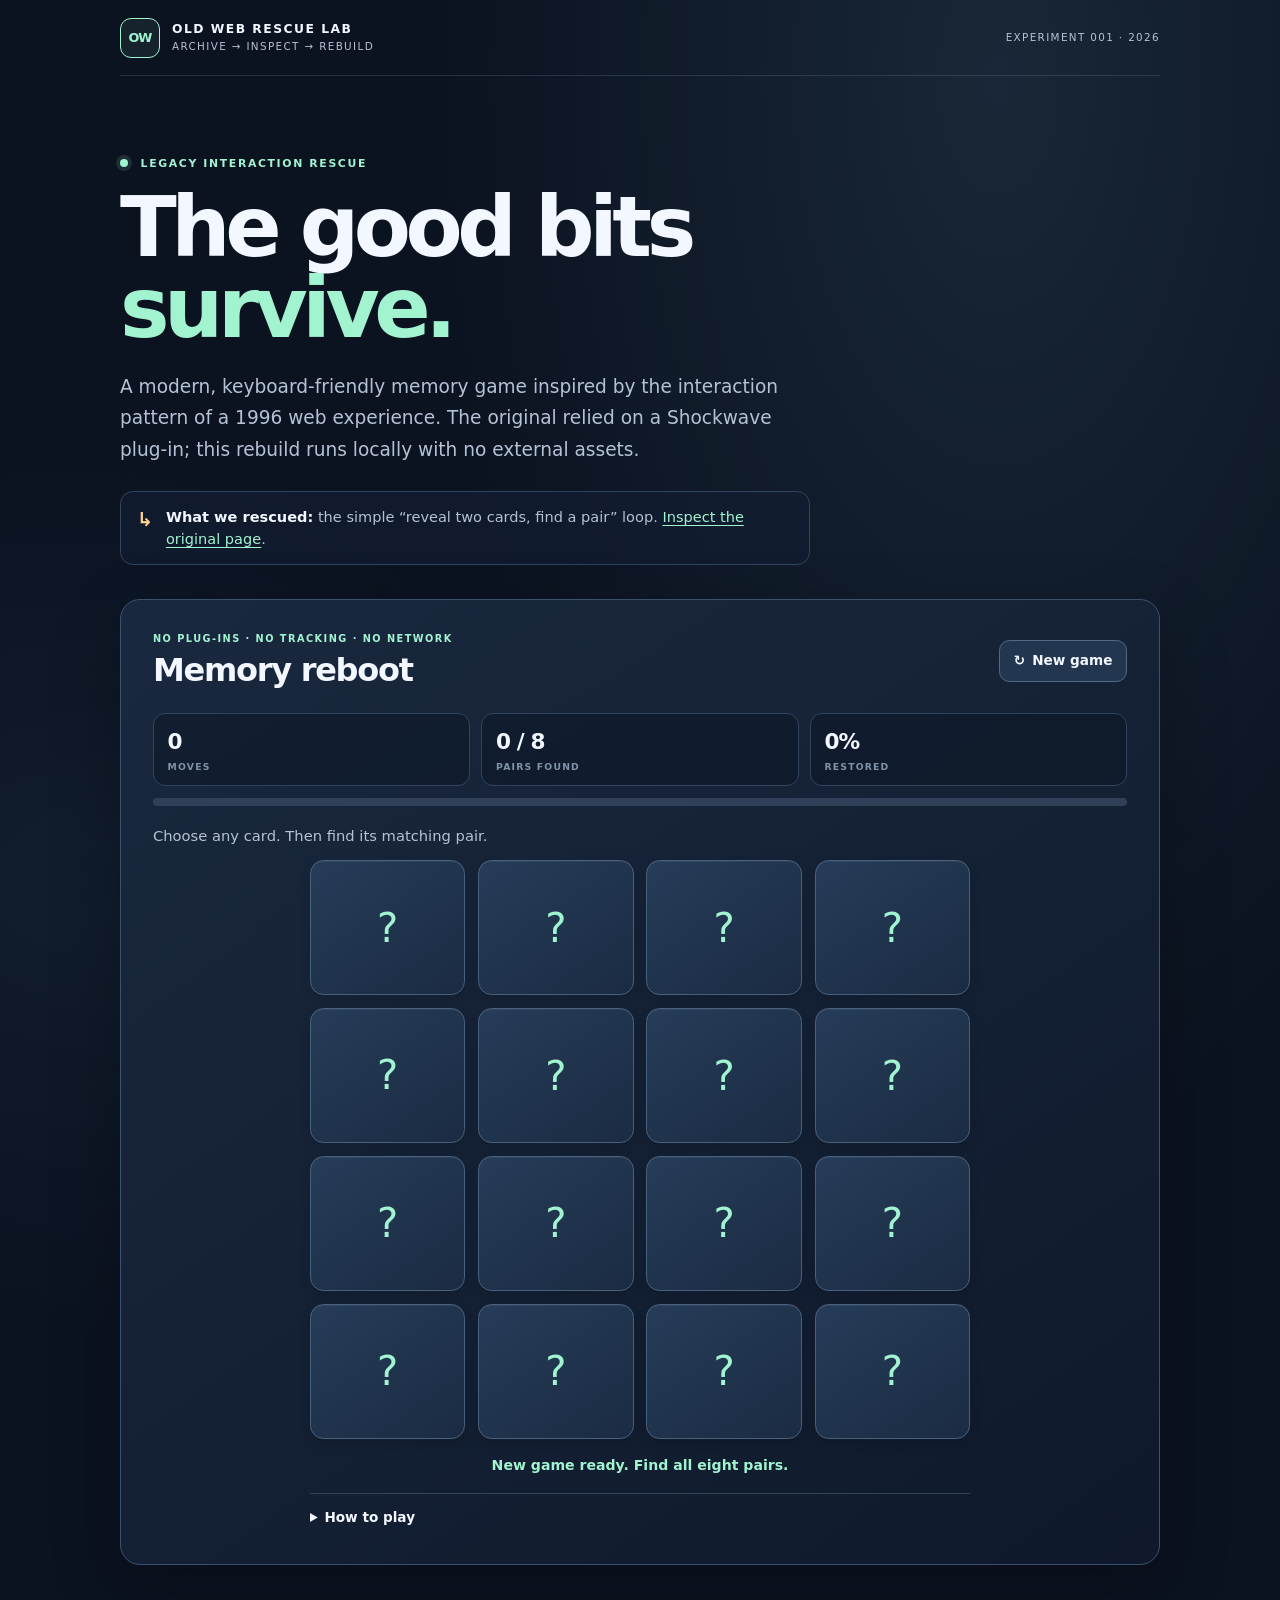
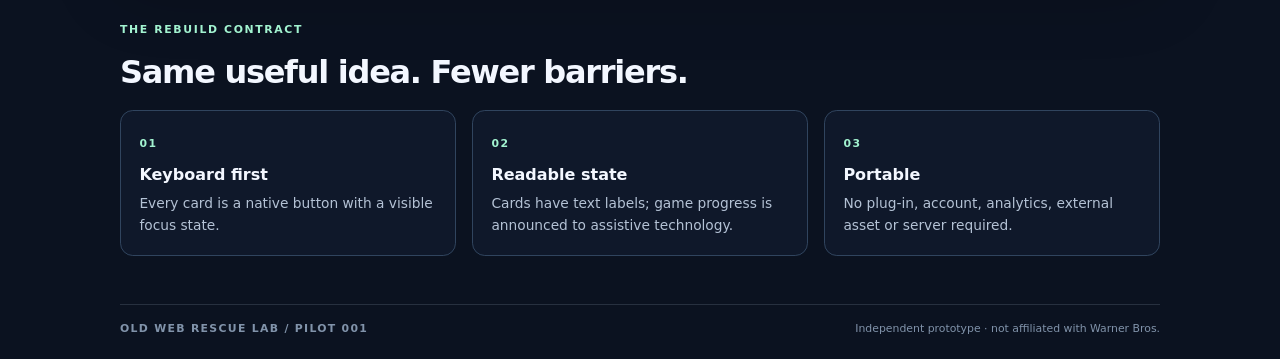
<file: Pilot-001/index.html>
<!doctype html>
<html lang="en">
<head>
  <meta charset="utf-8">
  <meta name="viewport" content="width=device-width, initial-scale=1">
  <meta name="theme-color" content="#101828">
  <meta name="description" content="An independent, accessible memory-game reconstruction from the Old Web Rescue Lab.">
  <title>Old Web Rescue Lab — Memory Reboot</title>
  <link rel="stylesheet" href="styles.css">
  <script type="module" src="app.mjs"></script>
</head>
<body>
  <a class="skip-link" href="#main">Skip to game</a>
  <div class="shell">
    <header class="topbar">
      <a class="brand" href="#top" aria-label="Old Web Rescue Lab home">
        <span class="brand-mark" aria-hidden="true">OW</span>
        <span class="brand-copy"><strong>OLD WEB RESCUE LAB</strong><small>ARCHIVE → INSPECT → REBUILD</small></span>
      </a>
      <span class="experiment-id">EXPERIMENT 001 <span aria-hidden="true">·</span> 2026</span>
    </header>

    <main id="main">
      <section class="intro" aria-labelledby="page-title">
        <p class="eyebrow"><span class="live-dot" aria-hidden="true"></span> LEGACY INTERACTION RESCUE</p>
        <h1 id="page-title">The good bits <span>survive.</span></h1>
        <p class="lede">A modern, keyboard-friendly memory game inspired by the interaction pattern of a 1996 web experience. The original relied on a Shockwave plug-in; this rebuild runs locally with no external assets.</p>
        <div class="origin-note">
          <span class="origin-icon" aria-hidden="true">↳</span>
          <p><strong>What we rescued:</strong> the simple “reveal two cards, find a pair” loop. <a href="https://www.spacejam.com/1996/cmp/junior/concentration.html" target="_blank" rel="noopener noreferrer">Inspect the original page</a>.</p>
        </div>
      </section>

      <section class="game-panel" aria-labelledby="game-heading">
        <div class="panel-heading">
          <div>
            <p class="eyebrow">NO PLUG-INS · NO TRACKING · NO NETWORK</p>
            <h2 id="game-heading">Memory reboot</h2>
          </div>
          <button id="new-game" class="secondary-button" type="button">↻ <span>New game</span></button>
        </div>

        <div class="stats" aria-label="Game statistics">
          <div class="stat"><span class="stat-value" id="moves">0</span><span class="stat-label">MOVES</span></div>
          <div class="stat"><span class="stat-value" id="pairs">0 / 8</span><span class="stat-label">PAIRS FOUND</span></div>
          <div class="stat stat-progress"><span class="stat-value" id="progress-label">0%</span><span class="stat-label">RESTORED</span></div>
        </div>
        <div class="progress-track" role="progressbar" aria-label="Pairs found" aria-valuemin="0" aria-valuemax="8" aria-valuenow="0" id="progress-bar">
          <span id="progress-fill"></span>
        </div>

        <p class="game-instruction" id="game-instruction">Choose any card. Then find its matching pair.</p>
        <div class="game-grid" id="game-grid" aria-label="Memory cards"></div>
        <p class="game-status" id="game-status" role="status" aria-live="polite" aria-atomic="true">New game ready. Find all eight pairs.</p>

        <details class="how-to-play">
          <summary>How to play</summary>
          <ol>
            <li>Choose a card to reveal its symbol.</li>
            <li>Choose a second card and try to find the matching symbol.</li>
            <li>Matching pairs stay revealed. Mismatched pairs turn back over.</li>
            <li>Use Tab to move between cards and Enter or Space to reveal one.</li>
          </ol>
        </details>
      </section>

      <section class="design-notes" aria-labelledby="design-heading">
        <p class="eyebrow">THE REBUILD CONTRACT</p>
        <h2 id="design-heading">Same useful idea. Fewer barriers.</h2>
        <div class="principles">
          <article><span class="principle-number">01</span><h3>Keyboard first</h3><p>Every card is a native button with a visible focus state.</p></article>
          <article><span class="principle-number">02</span><h3>Readable state</h3><p>Cards have text labels; game progress is announced to assistive technology.</p></article>
          <article><span class="principle-number">03</span><h3>Portable</h3><p>No plug-in, account, analytics, external asset or server required.</p></article>
        </div>
      </section>
    </main>

    <footer class="footer">
      <span>OLD WEB RESCUE LAB <span aria-hidden="true">/</span> PILOT 001</span>
      <span>Independent prototype · not affiliated with Warner Bros.</span>
    </footer>
  </div>
</body>
</html>
</file>
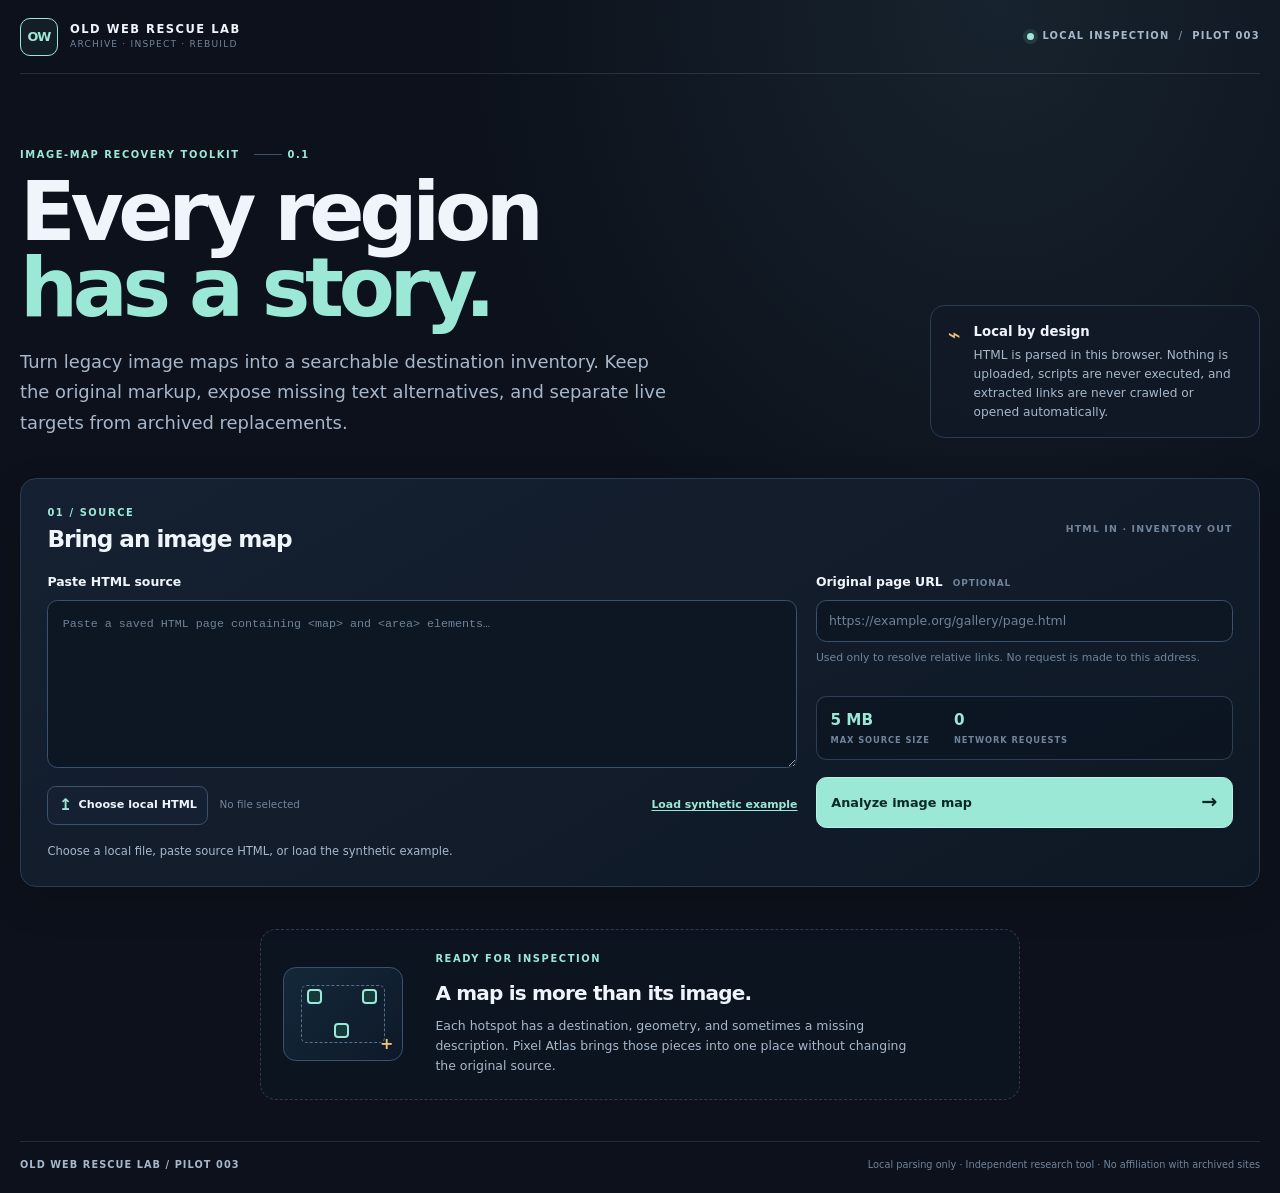
<file: Pilot-003/index.html>
<!doctype html>
<html lang="en">
<head>
  <meta charset="utf-8">
  <meta name="viewport" content="width=device-width, initial-scale=1">
  <meta name="theme-color" content="#111827">
  <meta name="description" content="A local-only, searchable image-map inspector from Old Web Rescue Lab.">
  <title>Pixel Atlas — Old Web Rescue Lab</title>
  <link rel="stylesheet" href="styles.css">
  <script type="module" src="app.mjs"></script>
</head>
<body>
  <a class="skip-link" href="#workspace">Skip to Pixel Atlas workspace</a>
  <div class="shell">
    <header class="topbar">
      <a class="brand" href="#top" aria-label="Old Web Rescue Lab home">
        <span class="brand-mark" aria-hidden="true">OW</span>
        <span class="brand-copy"><strong>OLD WEB RESCUE LAB</strong><small>ARCHIVE · INSPECT · REBUILD</small></span>
      </a>
      <div class="topbar-meta"><span class="status-dot" aria-hidden="true"></span><span>LOCAL INSPECTION</span><span class="divider-dot" aria-hidden="true">/</span><span>PILOT 003</span></div>
    </header>

    <main id="workspace">
      <section class="hero" aria-labelledby="page-title">
        <div class="hero-copy">
          <p class="eyebrow">IMAGE-MAP RECOVERY TOOLKIT <span class="eyebrow-line" aria-hidden="true"></span> 0.1</p>
          <h1 id="page-title">Every region<br><span>has a story.</span></h1>
          <p class="lede">Turn legacy image maps into a searchable destination inventory. Keep the original markup, expose missing text alternatives, and separate live targets from archived replacements.</p>
        </div>
        <aside class="hero-note" aria-label="Privacy and safety note">
          <span class="note-icon" aria-hidden="true">⌁</span>
          <div><strong>Local by design</strong><p>HTML is parsed in this browser. Nothing is uploaded, scripts are never executed, and extracted links are never crawled or opened automatically.</p></div>
        </aside>
      </section>

      <section class="import-panel panel" aria-labelledby="import-heading">
        <div class="section-heading">
          <div><p class="eyebrow">01 / SOURCE</p><h2 id="import-heading">Bring an image map</h2></div>
          <span class="section-index">HTML IN · INVENTORY OUT</span>
        </div>
        <div class="import-grid">
          <div class="source-field">
            <label class="field-label" for="source-html">Paste HTML source</label>
            <textarea id="source-html" spellcheck="false" autocapitalize="off" autocomplete="off" placeholder="Paste a saved HTML page containing <map> and <area> elements…"></textarea>
            <div class="source-actions">
              <label class="file-button" for="source-file"><span aria-hidden="true">↥</span> Choose local HTML</label>
              <input id="source-file" type="file" accept=".html,.htm,.xhtml,.txt,text/html,application/xhtml+xml,text/plain">
              <span id="file-name" class="file-name">No file selected</span>
              <button id="load-sample" class="text-button" type="button">Load synthetic example</button>
            </div>
          </div>
          <div class="source-options">
            <label class="field-label" for="base-url">Original page URL <span class="optional">OPTIONAL</span></label>
            <input id="base-url" type="url" inputmode="url" placeholder="https://example.org/gallery/page.html" autocomplete="url">
            <p class="field-help">Used only to resolve relative links. No request is made to this address.</p>
            <div class="source-facts">
              <div><span class="fact-value">5 MB</span><span class="fact-label">MAX SOURCE SIZE</span></div>
              <div><span class="fact-value">0</span><span class="fact-label">NETWORK REQUESTS</span></div>
            </div>
            <button id="analyze-button" class="primary-button" type="button"><span>Analyze image map</span><span aria-hidden="true">→</span></button>
          </div>
        </div>
        <p id="import-status" class="status-line" role="status" aria-live="polite">Choose a local file, paste source HTML, or load the synthetic example.</p>
      </section>

      <section id="results" class="results-section" aria-labelledby="results-heading" hidden>
        <div class="results-heading">
          <div><p class="eyebrow">02 / INSPECTION</p><h2 id="results-heading">Map inventory</h2><p id="results-subtitle" class="results-subtitle">Extracted regions and destination provenance.</p></div>
          <div class="export-actions">
            <button id="export-csv" class="secondary-button" type="button" disabled>Export CSV</button>
            <button id="export-json" class="secondary-button" type="button" disabled>Export JSON</button>
          </div>
        </div>

        <div id="summary-grid" class="summary-grid" aria-label="Image map inspection summary">
          <article class="summary-card"><span class="summary-number" id="metric-total">0</span><span class="summary-label">REGIONS FOUND</span></article>
          <article class="summary-card"><span class="summary-number" id="metric-verified">0</span><span class="summary-label">SOURCE LABELS</span></article>
          <article class="summary-card attention"><span class="summary-number" id="metric-review">0</span><span class="summary-label">NEED REVIEW</span></article>
          <article class="summary-card archived"><span class="summary-number" id="metric-archive">0</span><span class="summary-label">ARCHIVE ROUTES</span></article>
        </div>

        <div class="workspace-grid">
          <section class="visual-panel panel" aria-labelledby="visual-heading">
            <div class="section-heading compact-heading"><div><p class="eyebrow">GEOMETRY VIEW</p><h3 id="visual-heading">Region coordinates</h3></div><span id="map-dimension" class="dimension-label">NO MAP LOADED</span></div>
            <div id="geometry-board" class="geometry-board">
              <div class="board-empty"><span aria-hidden="true">⌗</span><strong>No geometry to display</strong><p>Run an inspection to plot the image-map regions.</p></div>
            </div>
            <div class="legend"><span><i class="legend-swatch region-swatch"></i> Region</span><span><i class="legend-swatch selected-swatch"></i> Selected</span><span><i class="legend-swatch invalid-swatch"></i> Geometry issue</span></div>
            <p id="geometry-note" class="geometry-note">This coordinate view is a schematic, not a screenshot of the original page.</p>
          </section>

          <section class="inventory-panel panel" aria-labelledby="inventory-heading">
            <div class="inventory-head"><div><p class="eyebrow">DESTINATION INDEX</p><h3 id="inventory-heading">Regions <span id="region-count" class="count-pill">0</span></h3></div><label class="search-box" for="region-search"><span aria-hidden="true">⌕</span><input id="region-search" type="search" aria-label="Search regions by label, URL, shape or warning" placeholder="Search label, URL, shape…" autocomplete="off"><kbd>/</kbd></label></div>
            <p id="filter-status" class="filter-status" aria-live="polite">No regions loaded.</p>
            <div id="region-list" class="region-list" aria-label="Searchable image-map regions"></div>
            <div id="empty-results" class="empty-results" hidden><strong>No matching regions</strong><p>Try a different label, destination, or warning term.</p></div>
          </section>
        </div>
        <details class="provenance-panel panel" open>
          <summary><span><span class="eyebrow">03 / PROVENANCE</span><strong>Source and quality notes</strong></span><span class="summary-chevron" aria-hidden="true">⌄</span></summary>
          <div id="provenance-details" class="provenance-details"></div>
        </details>
      </section>

      <section id="empty-state" class="empty-state" aria-labelledby="empty-heading">
        <div class="empty-graphic" aria-hidden="true"><span class="graphic-frame"></span><span class="graphic-node node-a"></span><span class="graphic-node node-b"></span><span class="graphic-node node-c"></span><span class="graphic-cross">+</span></div>
        <div><p class="eyebrow">READY FOR INSPECTION</p><h2 id="empty-heading">A map is more than its image.</h2><p>Each hotspot has a destination, geometry, and sometimes a missing description. Pixel Atlas brings those pieces into one place without changing the original source.</p></div>
      </section>
    </main>

    <footer class="footer"><span>OLD WEB RESCUE LAB <span aria-hidden="true">/</span> PILOT 003</span><span>Local parsing only · Independent research tool · No affiliation with archived sites</span></footer>
  </div>
  <noscript><p class="noscript">Pixel Atlas requires JavaScript to parse local HTML in your browser.</p></noscript>
</body>
</html>
</file>
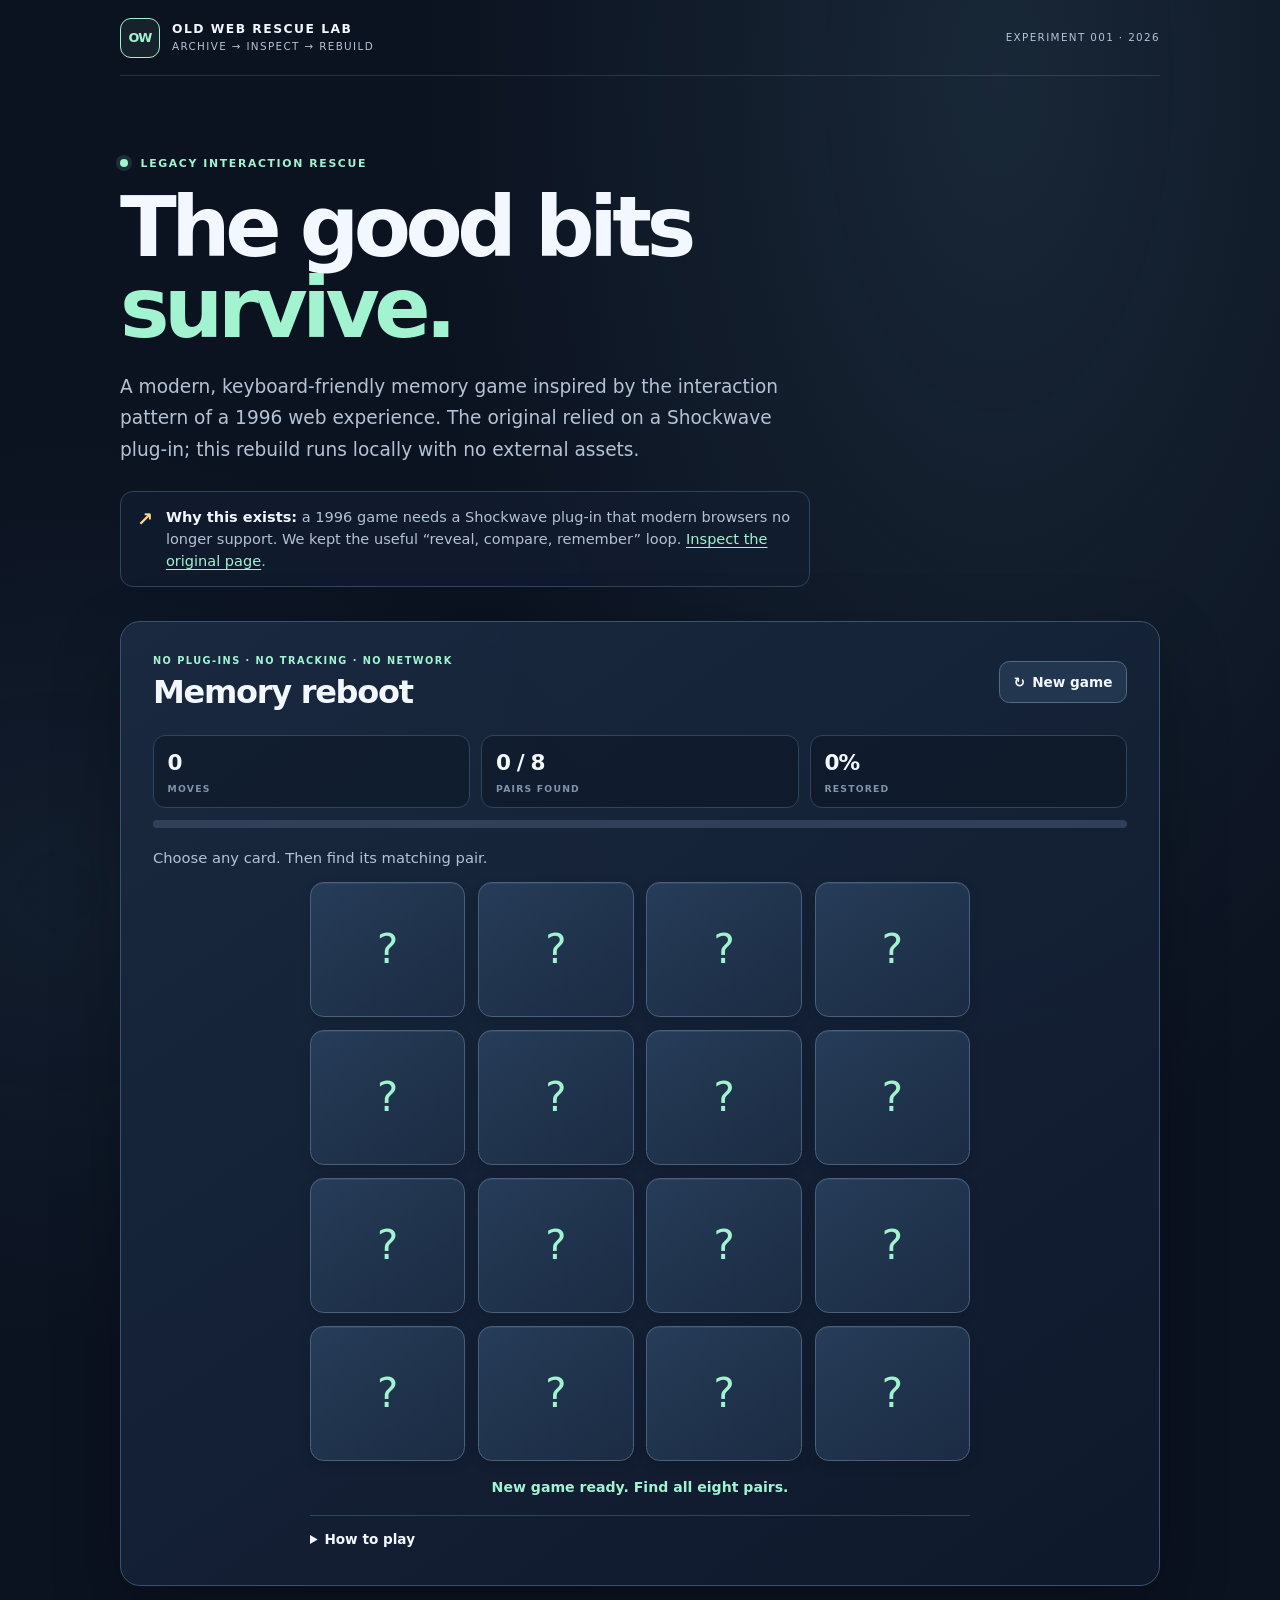
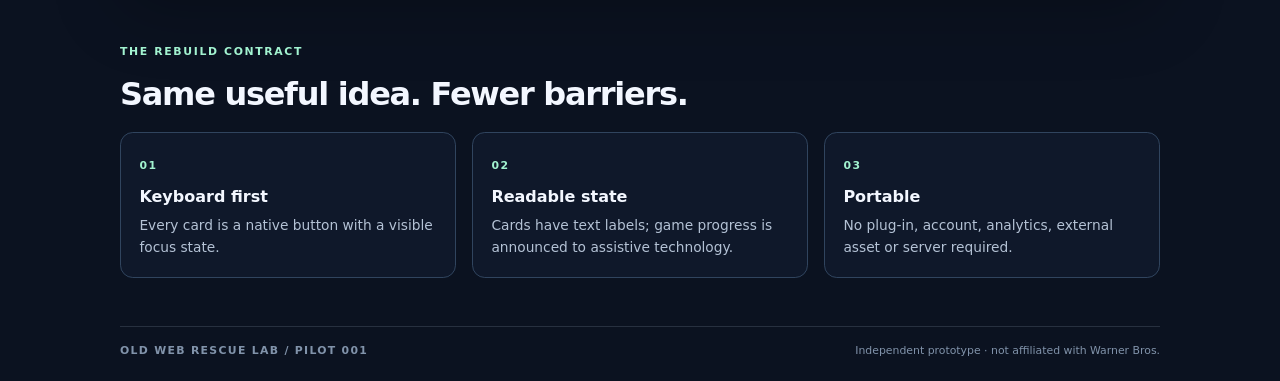
<file: Pilot-001/memory-reboot.html>
<!doctype html>
<html lang="en">
<head>
  <meta charset="utf-8">
  <meta name="viewport" content="width=device-width, initial-scale=1">
  <meta name="theme-color" content="#101828">
  <meta name="description" content="An independent, accessible memory-game reconstruction from the Old Web Rescue Lab.">
  <title>Old Web Rescue Lab — Memory Reboot</title>
  <style>
:root {
  color-scheme: dark;
  --bg: #0b1220;
  --surface: #121d30;
  --surface-2: #1a2940;
  --surface-3: #233650;
  --line: #30445e;
  --text: #f3f7ff;
  --muted: #b4c2d5;
  --faint: #8193aa;
  --mint: #a2f3d0;
  --mint-ink: #0c2820;
  --gold: #ffd58b;
  --danger: #ffc0b9;
  font-family: Inter, ui-sans-serif, system-ui, -apple-system, BlinkMacSystemFont, "Segoe UI", sans-serif;
}

* { box-sizing: border-box; }
html { min-width: 320px; background: var(--bg); scroll-behavior: smooth; }
body {
  margin: 0;
  color: var(--text);
  background:
    radial-gradient(ellipse at 78% 4%, rgba(78, 124, 147, .20), transparent 36rem),
    radial-gradient(ellipse at 5% 45%, rgba(53, 90, 119, .15), transparent 32rem),
    var(--bg);
  line-height: 1.5;
}
a { color: var(--mint); text-underline-offset: .18em; }
a:hover { color: #d3ffeb; }
button { font: inherit; }
button:focus-visible, a:focus-visible, summary:focus-visible {
  outline: 3px solid var(--gold);
  outline-offset: 4px;
}

.skip-link {
  position: absolute;
  z-index: 10;
  top: .5rem;
  left: .5rem;
  padding: .7rem 1rem;
  color: var(--mint-ink);
  background: var(--mint);
  border-radius: .5rem;
  transform: translateY(-180%);
}
.skip-link:focus { transform: translateY(0); }
.shell { width: min(100% - 2rem, 1040px); margin: 0 auto; }
.topbar {
  min-height: 76px;
  display: flex;
  align-items: center;
  justify-content: space-between;
  gap: 1rem;
  border-bottom: 1px solid rgba(180, 194, 213, .17);
}
.brand { display: inline-flex; align-items: center; gap: .75rem; color: var(--text); text-decoration: none; }
.brand-mark {
  width: 40px; height: 40px; display: grid; place-items: center;
  border: 1px solid var(--mint); border-radius: 11px;
  color: var(--mint); font-size: .8rem; font-weight: 850; letter-spacing: -.08em;
  background: rgba(162, 243, 208, .07);
}
.brand-copy { display: grid; line-height: 1.2; gap: .2rem; }
.brand-copy strong { font-size: .77rem; letter-spacing: .12em; }
.brand-copy small, .experiment-id { color: var(--muted); font-size: .65rem; letter-spacing: .13em; }
.experiment-id { white-space: nowrap; }

.intro { padding: clamp(2.5rem, 8vw, 5rem) 0 2.1rem; max-width: 780px; }
.eyebrow { margin: 0 0 .9rem; color: var(--mint); font-size: .68rem; font-weight: 800; letter-spacing: .15em; }
.live-dot { display: inline-block; width: 8px; height: 8px; margin-right: .45rem; border-radius: 50%; background: var(--mint); box-shadow: 0 0 0 4px rgba(162, 243, 208, .12); }
h1 { margin: 0; max-width: 720px; font-size: clamp(2.5rem, 7.8vw, 5.2rem); line-height: .98; letter-spacing: -.065em; }
h1 span { color: var(--mint); }
.lede { max-width: 700px; margin: 1.3rem 0 0; color: var(--muted); font-size: clamp(1rem, 2vw, 1.16rem); line-height: 1.7; }
.origin-note {
  display: flex; gap: .8rem; align-items: flex-start; max-width: 690px;
  margin-top: 1.6rem; padding: .9rem 1rem;
  border: 1px solid var(--line); border-radius: .8rem; background: rgba(18, 29, 48, .75);
}
.origin-icon { flex: 0 0 auto; color: var(--gold); font-size: 1.2rem; font-weight: 800; }
.origin-note p { margin: 0; color: var(--muted); font-size: .91rem; }
.origin-note strong { color: var(--text); }

.game-panel {
  padding: clamp(1rem, 3vw, 2rem);
  border: 1px solid #3a526e;
  border-radius: 1.25rem;
  background: linear-gradient(145deg, rgba(26, 41, 64, .97), rgba(15, 25, 43, .98));
  box-shadow: 0 24px 70px rgba(0, 0, 0, .24);
}
.panel-heading { display: flex; align-items: center; justify-content: space-between; gap: 1rem; }
.panel-heading .eyebrow { margin-bottom: .28rem; font-size: .61rem; }
h2 { margin: 0; font-size: clamp(1.5rem, 3vw, 2rem); line-height: 1.2; letter-spacing: -.04em; }
.secondary-button {
  min-height: 42px; padding: .55rem .85rem; display: inline-flex; align-items: center; gap: .45rem;
  color: var(--text); background: var(--surface-3); border: 1px solid #536a84; border-radius: .65rem;
  cursor: pointer; font-weight: 750; font-size: .85rem;
}
.secondary-button:hover { background: #2d4563; }
.stats { display: grid; grid-template-columns: repeat(3, minmax(0, 1fr)); gap: .7rem; margin: 1.5rem 0 .75rem; }
.stat { min-height: 70px; padding: .7rem .85rem; display: flex; flex-direction: column; justify-content: center; gap: .12rem; border: 1px solid var(--line); border-radius: .75rem; background: rgba(9, 17, 30, .42); }
.stat-value { font-size: 1.35rem; font-weight: 850; letter-spacing: -.04em; font-variant-numeric: tabular-nums; }
.stat-label { color: var(--faint); font-size: .58rem; font-weight: 800; letter-spacing: .13em; }
.progress-track { height: 8px; overflow: hidden; border-radius: 999px; background: #304058; }
.progress-track span { display: block; width: 0; height: 100%; border-radius: inherit; background: var(--mint); transition: width .22s ease; }
.game-instruction { margin: 1.2rem 0 .8rem; color: var(--muted); font-size: .92rem; }
.game-grid { display: grid; grid-template-columns: repeat(4, minmax(0, 1fr)); gap: clamp(.45rem, 1.6vw, .8rem); max-width: 660px; margin: 0 auto; }
.memory-card {
  position: relative; min-width: 0; aspect-ratio: 1.15 / 1; display: grid; place-items: center;
  border: 1px solid #4a617d; border-radius: .85rem;
  color: var(--text); background: linear-gradient(145deg, #263c58, #1b2b43);
  cursor: pointer; box-shadow: inset 0 1px rgba(255,255,255,.06), 0 4px 12px rgba(0,0,0,.12);
  transition: transform .15s ease, border-color .15s ease, background .15s ease;
}
.memory-card:hover:not([aria-disabled="true"]) { transform: translateY(-2px); border-color: var(--mint); }
.card-mark { display: grid; place-items: center; min-height: 1em; font-size: clamp(1.6rem, 5vw, 2.75rem); line-height: 1; }
.memory-card:not(.is-open):not(.is-matched) .card-mark { color: var(--mint); font-size: clamp(1.8rem, 5vw, 2.5rem); font-weight: 500; }
.memory-card.is-open { color: #0f2030; border-color: var(--gold); background: linear-gradient(145deg, #ffe3ad, #f7c879); }
.memory-card.is-open .card-mark { filter: none; }
.memory-card.is-matched { color: var(--mint-ink); border-color: var(--mint); background: linear-gradient(145deg, #c2f8df, #8fe6bd); cursor: default; }
.memory-card.is-matched::after { content: "✓"; position: absolute; top: .35rem; right: .5rem; color: #176347; font-size: .75rem; font-weight: 900; }
.game-status { min-height: 1.6em; margin: 1rem 0 0; color: var(--mint); font-size: .88rem; font-weight: 650; text-align: center; }
.how-to-play { max-width: 660px; margin: 1rem auto 0; border-top: 1px solid var(--line); color: var(--muted); }
.how-to-play summary { width: fit-content; padding: .8rem 0 .25rem; color: var(--text); cursor: pointer; font-size: .85rem; font-weight: 750; }
.how-to-play ol { margin: .4rem 0 .15rem; padding-left: 1.3rem; font-size: .85rem; line-height: 1.8; }

.design-notes { padding: 3.6rem 0 3rem; }
.design-notes h2 { max-width: 600px; margin-bottom: 1.2rem; }
.principles { display: grid; grid-template-columns: repeat(3, 1fr); gap: 1rem; }
.principles article { padding: 1.15rem; border: 1px solid var(--line); border-radius: .8rem; background: rgba(18, 29, 48, .64); }
.principle-number { color: var(--mint); font-size: .68rem; font-weight: 850; letter-spacing: .15em; }
.principles h3 { margin: .55rem 0 .35rem; font-size: 1rem; }
.principles p { margin: 0; color: var(--muted); font-size: .86rem; line-height: 1.6; }
.footer { display: flex; justify-content: space-between; gap: 1rem; padding: 1rem 0 1.4rem; border-top: 1px solid rgba(180, 194, 213, .17); color: var(--faint); font-size: .68rem; }
.footer span:first-child { font-weight: 800; letter-spacing: .12em; }

@media (max-width: 600px) {
  .shell { width: min(100% - 1.1rem, 1040px); }
  .topbar { min-height: 65px; }
  .experiment-id { font-size: .56rem; letter-spacing: .07em; }
  .brand-copy strong { font-size: .68rem; }
  .brand-copy small { font-size: .55rem; }
  .game-panel { border-radius: .95rem; }
  .panel-heading { align-items: flex-start; }
  .secondary-button { min-height: 38px; padding: .45rem .6rem; font-size: .76rem; }
  .stats { gap: .45rem; }
  .stat { min-height: 62px; padding: .55rem .6rem; }
  .stat-value { font-size: 1.15rem; }
  .stat-label { font-size: .52rem; }
  .memory-card { border-radius: .65rem; }
  .principles { grid-template-columns: 1fr; gap: .65rem; }
  .principles article { padding: .9rem 1rem; }
  .footer { flex-direction: column; gap: .35rem; }
}

@media (prefers-reduced-motion: reduce) {
  html { scroll-behavior: auto; }
  *, *::before, *::after { transition-duration: .01ms !important; animation-duration: .01ms !important; animation-iteration-count: 1 !important; }
}

</style>
  
</head>
<body>
  <a class="skip-link" href="#main">Skip to game</a>
  <div class="shell">
    <header class="topbar">
      <a class="brand" href="#top" aria-label="Old Web Rescue Lab home">
        <span class="brand-mark" aria-hidden="true">OW</span>
        <span class="brand-copy"><strong>OLD WEB RESCUE LAB</strong><small>ARCHIVE → INSPECT → REBUILD</small></span>
      </a>
      <span class="experiment-id">EXPERIMENT 001 <span aria-hidden="true">·</span> 2026</span>
    </header>

    <main id="main">
      <section class="intro" aria-labelledby="page-title">
        <p class="eyebrow"><span class="live-dot" aria-hidden="true"></span> LEGACY INTERACTION RESCUE</p>
        <h1 id="page-title">The good bits <span>survive.</span></h1>
        <p class="lede">A modern, keyboard-friendly memory game inspired by the interaction pattern of a 1996 web experience. The original relied on a Shockwave plug-in; this rebuild runs locally with no external assets.</p>
        <div class="origin-note">
          <span class="origin-icon" aria-hidden="true">↗</span>
          <p><strong>Why this exists:</strong> a 1996 game needs a Shockwave plug-in that modern browsers no longer support. We kept the useful “reveal, compare, remember” loop. <a href="https://www.spacejam.com/1996/cmp/junior/concentration.html" target="_blank" rel="noopener noreferrer">Inspect the original page</a>.</p>
        </div>
      </section>

      <section class="game-panel" aria-labelledby="game-heading">
        <div class="panel-heading">
          <div>
            <p class="eyebrow">NO PLUG-INS · NO TRACKING · NO NETWORK</p>
            <h2 id="game-heading">Memory reboot</h2>
          </div>
          <button id="new-game" class="secondary-button" type="button">↻ <span>New game</span></button>
        </div>

        <div class="stats" aria-label="Game statistics">
          <div class="stat"><span class="stat-value" id="moves">0</span><span class="stat-label">MOVES</span></div>
          <div class="stat"><span class="stat-value" id="pairs">0 / 8</span><span class="stat-label">PAIRS FOUND</span></div>
          <div class="stat stat-progress"><span class="stat-value" id="progress-label">0%</span><span class="stat-label">RESTORED</span></div>
        </div>
        <div class="progress-track" role="progressbar" aria-label="Pairs found" aria-valuemin="0" aria-valuemax="8" aria-valuenow="0" id="progress-bar">
          <span id="progress-fill"></span>
        </div>

        <p class="game-instruction" id="game-instruction">Choose any card. Then find its matching pair.</p>
        <div class="game-grid" id="game-grid" aria-label="Memory cards"></div>
        <p class="game-status" id="game-status" role="status" aria-live="polite" aria-atomic="true">New game ready. Find all eight pairs.</p>

        <details class="how-to-play">
          <summary>How to play</summary>
          <ol>
            <li>Choose a card to reveal its symbol.</li>
            <li>Choose a second card and try to find the matching symbol.</li>
            <li>Matching pairs stay revealed. Mismatched pairs turn back over.</li>
            <li>Use Tab to move between cards and Enter or Space to reveal one.</li>
          </ol>
        </details>
      </section>

      <section class="design-notes" aria-labelledby="design-heading">
        <p class="eyebrow">THE REBUILD CONTRACT</p>
        <h2 id="design-heading">Same useful idea. Fewer barriers.</h2>
        <div class="principles">
          <article><span class="principle-number">01</span><h3>Keyboard first</h3><p>Every card is a native button with a visible focus state.</p></article>
          <article><span class="principle-number">02</span><h3>Readable state</h3><p>Cards have text labels; game progress is announced to assistive technology.</p></article>
          <article><span class="principle-number">03</span><h3>Portable</h3><p>No plug-in, account, analytics, external asset or server required.</p></article>
        </div>
      </section>
    </main>

    <footer class="footer">
      <span>OLD WEB RESCUE LAB <span aria-hidden="true">/</span> PILOT 001</span>
      <span>Independent prototype · not affiliated with Warner Bros.</span>
    </footer>
  </div>
<script>
const DEFAULT_SYMBOLS = Object.freeze([
  'satellite',
  'planet',
  'cassette',
  'gamepad',
  'star',
  'disk',
  'puzzle',
  'rocket',
]);

/** Create a shuffled deck and a fresh, immutable-by-convention game state. */
function createGame(symbols = DEFAULT_SYMBOLS, random = Math.random) {
  if (!Array.isArray(symbols) || symbols.length < 2) {
    throw new TypeError('Provide at least two unique symbols.');
  }
  if (new Set(symbols).size !== symbols.length) {
    throw new TypeError('Symbols must be unique.');
  }
  if (symbols.some((symbol) => typeof symbol !== 'string' || !symbol.trim())) {
    throw new TypeError('Every symbol must be a non-empty string.');
  }
  if (typeof random !== 'function') {
    throw new TypeError('The random source must be a function.');
  }

  const cards = symbols.flatMap((pairId) => [
    { id: `${pairId}-a`, pairId, label: pairId },
    { id: `${pairId}-b`, pairId, label: pairId },
  ]);

  // Fisher–Yates shuffle. An injected random source keeps tests deterministic.
  for (let i = cards.length - 1; i > 0; i -= 1) {
    const sample = random();
    if (!Number.isFinite(sample) || sample < 0 || sample >= 1) {
      throw new RangeError('The random source must return a number in [0, 1).');
    }
    const j = Math.floor(sample * (i + 1));
    [cards[i], cards[j]] = [cards[j], cards[i]];
  }

  return {
    cards,
    flipped: [],
    matched: [],
    moves: 0,
    complete: false,
  };
}

/** Reveal a card. Matching pairs are recorded immediately; mismatches stay visible. */
function flipCard(state, index) {
  if (
    !state ||
    !Number.isInteger(index) ||
    index < 0 ||
    index >= state.cards.length ||
    state.complete ||
    state.flipped.length >= 2 ||
    state.flipped.includes(index) ||
    state.matched.includes(index)
  ) {
    return state;
  }

  const flipped = [...state.flipped, index];
  if (flipped.length < 2) {
    return { ...state, flipped };
  }

  const [first, second] = flipped;
  const moves = state.moves + 1;
  if (state.cards[first].pairId !== state.cards[second].pairId) {
    return { ...state, flipped, moves };
  }

  const matched = [...state.matched, first, second];
  return {
    ...state,
    flipped: [],
    matched,
    moves,
    complete: matched.length === state.cards.length,
  };
}

/** Hide only a pending, non-matching pair. */
function hideMismatched(state) {
  if (!state || state.flipped.length !== 2) return state;
  const [first, second] = state.flipped;
  if (state.cards[first].pairId === state.cards[second].pairId) return state;
  return { ...state, flipped: [] };
}


const CARD_META = {
  satellite: { label: 'Satellite', icon: '🛰️' },
  planet: { label: 'Planet', icon: '🪐' },
  cassette: { label: 'Cassette', icon: '📼' },
  gamepad: { label: 'Game controller', icon: '🎮' },
  star: { label: 'Star', icon: '🌟' },
  disk: { label: 'Floppy disk', icon: '💾' },
  puzzle: { label: 'Puzzle piece', icon: '🧩' },
  rocket: { label: 'Rocket', icon: '🚀' },
};

const grid = document.querySelector('#game-grid');
const movesOutput = document.querySelector('#moves');
const pairsOutput = document.querySelector('#pairs');
const progressLabel = document.querySelector('#progress-label');
const progressBar = document.querySelector('#progress-bar');
const progressFill = document.querySelector('#progress-fill');
const status = document.querySelector('#game-status');
const newGameButton = document.querySelector('#new-game');

let state = createGame();
let mismatchTimer = null;

function getCardDescription(card, index) {
  const meta = CARD_META[card.pairId];
  if (state.matched.includes(index)) return `${meta.label}, matched`;
  if (state.flipped.includes(index)) return `${meta.label}, revealed`;
  return `Hidden card ${index + 1}`;
}

function updateCardElements() {
  const buttons = grid.querySelectorAll('.memory-card');
  buttons.forEach((button, index) => {
    const card = state.cards[index];
    const isMatched = state.matched.includes(index);
    const isOpen = isMatched || state.flipped.includes(index);
    const meta = CARD_META[card.pairId];
    button.classList.toggle('is-open', isOpen && !isMatched);
    button.classList.toggle('is-matched', isMatched);
    button.setAttribute('aria-label', getCardDescription(card, index));
    button.setAttribute('aria-pressed', String(isOpen));
    button.setAttribute('aria-disabled', String(isMatched));
    button.querySelector('.card-mark').textContent = isOpen ? meta.icon : '?';
  });
}

function updateStats() {
  const pairsFound = state.matched.length / 2;
  const percent = Math.round((pairsFound / DEFAULT_SYMBOLS.length) * 100);
  movesOutput.textContent = String(state.moves);
  pairsOutput.textContent = `${pairsFound} / ${DEFAULT_SYMBOLS.length}`;
  progressLabel.textContent = `${percent}%`;
  progressBar.setAttribute('aria-valuenow', String(pairsFound));
  progressFill.style.width = `${percent}%`;
}

function announce(message) {
  status.textContent = message;
}

function buildBoard() {
  const fragment = document.createDocumentFragment();
  state.cards.forEach((card, index) => {
    const button = document.createElement('button');
    button.type = 'button';
    button.className = 'memory-card';
    button.dataset.index = String(index);
    button.setAttribute('aria-label', `Hidden card ${index + 1}`);
    button.setAttribute('aria-pressed', 'false');
    button.setAttribute('aria-disabled', 'false');
    button.innerHTML = '<span class="card-mark" aria-hidden="true">?</span>';
    button.addEventListener('click', () => chooseCard(index));
    fragment.append(button);
  });
  grid.replaceChildren(fragment);
  updateCardElements();
  updateStats();
}

function chooseCard(index) {
  const previous = state;
  state = flipCard(state, index);
  if (state === previous) return;

  updateCardElements();
  updateStats();

  if (state.complete) {
    announce(`All eight pairs found in ${state.moves} moves. Recovered!`);
    return;
  }

  if (state.matched.length > previous.matched.length) {
    const matchedIndex = state.matched[state.matched.length - 1];
    const label = CARD_META[state.cards[matchedIndex].pairId].label;
    announce(`Match found: ${label}. ${state.matched.length / 2} of 8 pairs found.`);
  } else if (state.flipped.length === 2) {
    announce('Not a match. Both cards will turn over shortly.');
    window.clearTimeout(mismatchTimer);
    mismatchTimer = window.setTimeout(() => {
      state = hideMismatched(state);
      updateCardElements();
      announce('Cards turned back over. Try another pair.');
    }, 900);
  } else {
    const label = CARD_META[state.cards[index].pairId].label;
    announce(`${label} revealed. Choose one more card.`);
  }
}

function startNewGame() {
  window.clearTimeout(mismatchTimer);
  state = createGame();
  buildBoard();
  announce('New game ready. Find all eight pairs.');
}

newGameButton.addEventListener('click', () => {
  startNewGame();
  newGameButton.focus();
});

buildBoard();

</script>
</body>
</html>
</file>
<file: Pilot-001/styles.css>
:root {
  color-scheme: dark;
  --bg: #0b1220;
  --surface: #121d30;
  --surface-2: #1a2940;
  --surface-3: #233650;
  --line: #30445e;
  --text: #f3f7ff;
  --muted: #b4c2d5;
  --faint: #8193aa;
  --mint: #a2f3d0;
  --mint-ink: #0c2820;
  --gold: #ffd58b;
  --danger: #ffc0b9;
  font-family: Inter, ui-sans-serif, system-ui, -apple-system, BlinkMacSystemFont, "Segoe UI", sans-serif;
}

* { box-sizing: border-box; }
html { min-width: 320px; background: var(--bg); scroll-behavior: smooth; }
body {
  margin: 0;
  color: var(--text);
  background:
    radial-gradient(ellipse at 78% 4%, rgba(78, 124, 147, .20), transparent 36rem),
    radial-gradient(ellipse at 5% 45%, rgba(53, 90, 119, .15), transparent 32rem),
    var(--bg);
  line-height: 1.5;
}
a { color: var(--mint); text-underline-offset: .18em; }
a:hover { color: #d3ffeb; }
button { font: inherit; }
button:focus-visible, a:focus-visible, summary:focus-visible {
  outline: 3px solid var(--gold);
  outline-offset: 4px;
}

.skip-link {
  position: absolute;
  z-index: 10;
  top: .5rem;
  left: .5rem;
  padding: .7rem 1rem;
  color: var(--mint-ink);
  background: var(--mint);
  border-radius: .5rem;
  transform: translateY(-180%);
}
.skip-link:focus { transform: translateY(0); }
.shell { width: min(100% - 2rem, 1040px); margin: 0 auto; }
.topbar {
  min-height: 76px;
  display: flex;
  align-items: center;
  justify-content: space-between;
  gap: 1rem;
  border-bottom: 1px solid rgba(180, 194, 213, .17);
}
.brand { display: inline-flex; align-items: center; gap: .75rem; color: var(--text); text-decoration: none; }
.brand-mark {
  width: 40px; height: 40px; display: grid; place-items: center;
  border: 1px solid var(--mint); border-radius: 11px;
  color: var(--mint); font-size: .8rem; font-weight: 850; letter-spacing: -.08em;
  background: rgba(162, 243, 208, .07);
}
.brand-copy { display: grid; line-height: 1.2; gap: .2rem; }
.brand-copy strong { font-size: .77rem; letter-spacing: .12em; }
.brand-copy small, .experiment-id { color: var(--muted); font-size: .65rem; letter-spacing: .13em; }
.experiment-id { white-space: nowrap; }

.intro { padding: clamp(2.5rem, 8vw, 5rem) 0 2.1rem; max-width: 780px; }
.eyebrow { margin: 0 0 .9rem; color: var(--mint); font-size: .68rem; font-weight: 800; letter-spacing: .15em; }
.live-dot { display: inline-block; width: 8px; height: 8px; margin-right: .45rem; border-radius: 50%; background: var(--mint); box-shadow: 0 0 0 4px rgba(162, 243, 208, .12); }
h1 { margin: 0; max-width: 720px; font-size: clamp(2.5rem, 7.8vw, 5.2rem); line-height: .98; letter-spacing: -.065em; }
h1 span { color: var(--mint); }
.lede { max-width: 700px; margin: 1.3rem 0 0; color: var(--muted); font-size: clamp(1rem, 2vw, 1.16rem); line-height: 1.7; }
.origin-note {
  display: flex; gap: .8rem; align-items: flex-start; max-width: 690px;
  margin-top: 1.6rem; padding: .9rem 1rem;
  border: 1px solid var(--line); border-radius: .8rem; background: rgba(18, 29, 48, .75);
}
.origin-icon { flex: 0 0 auto; color: var(--gold); font-size: 1.2rem; font-weight: 800; }
.origin-note p { margin: 0; color: var(--muted); font-size: .91rem; }
.origin-note strong { color: var(--text); }

.game-panel {
  padding: clamp(1rem, 3vw, 2rem);
  border: 1px solid #3a526e;
  border-radius: 1.25rem;
  background: linear-gradient(145deg, rgba(26, 41, 64, .97), rgba(15, 25, 43, .98));
  box-shadow: 0 24px 70px rgba(0, 0, 0, .24);
}
.panel-heading { display: flex; align-items: center; justify-content: space-between; gap: 1rem; }
.panel-heading .eyebrow { margin-bottom: .28rem; font-size: .61rem; }
h2 { margin: 0; font-size: clamp(1.5rem, 3vw, 2rem); line-height: 1.2; letter-spacing: -.04em; }
.secondary-button {
  min-height: 42px; padding: .55rem .85rem; display: inline-flex; align-items: center; gap: .45rem;
  color: var(--text); background: var(--surface-3); border: 1px solid #536a84; border-radius: .65rem;
  cursor: pointer; font-weight: 750; font-size: .85rem;
}
.secondary-button:hover { background: #2d4563; }
.stats { display: grid; grid-template-columns: repeat(3, minmax(0, 1fr)); gap: .7rem; margin: 1.5rem 0 .75rem; }
.stat { min-height: 70px; padding: .7rem .85rem; display: flex; flex-direction: column; justify-content: center; gap: .12rem; border: 1px solid var(--line); border-radius: .75rem; background: rgba(9, 17, 30, .42); }
.stat-value { font-size: 1.35rem; font-weight: 850; letter-spacing: -.04em; font-variant-numeric: tabular-nums; }
.stat-label { color: var(--faint); font-size: .58rem; font-weight: 800; letter-spacing: .13em; }
.progress-track { height: 8px; overflow: hidden; border-radius: 999px; background: #304058; }
.progress-track span { display: block; width: 0; height: 100%; border-radius: inherit; background: var(--mint); transition: width .22s ease; }
.game-instruction { margin: 1.2rem 0 .8rem; color: var(--muted); font-size: .92rem; }
.game-grid { display: grid; grid-template-columns: repeat(4, minmax(0, 1fr)); gap: clamp(.45rem, 1.6vw, .8rem); max-width: 660px; margin: 0 auto; }
.memory-card {
  position: relative; min-width: 0; aspect-ratio: 1.15 / 1; display: grid; place-items: center;
  border: 1px solid #4a617d; border-radius: .85rem;
  color: var(--text); background: linear-gradient(145deg, #263c58, #1b2b43);
  cursor: pointer; box-shadow: inset 0 1px rgba(255,255,255,.06), 0 4px 12px rgba(0,0,0,.12);
  transition: transform .15s ease, border-color .15s ease, background .15s ease;
}
.memory-card:hover:not([aria-disabled="true"]) { transform: translateY(-2px); border-color: var(--mint); }
.card-mark { display: grid; place-items: center; min-height: 1em; font-size: clamp(1.6rem, 5vw, 2.75rem); line-height: 1; }
.memory-card:not(.is-open):not(.is-matched) .card-mark { color: var(--mint); font-size: clamp(1.8rem, 5vw, 2.5rem); font-weight: 500; }
.memory-card.is-open { color: #0f2030; border-color: var(--gold); background: linear-gradient(145deg, #ffe3ad, #f7c879); }
.memory-card.is-open .card-mark { filter: none; }
.memory-card.is-matched { color: var(--mint-ink); border-color: var(--mint); background: linear-gradient(145deg, #c2f8df, #8fe6bd); cursor: default; }
.memory-card.is-matched::after { content: "✓"; position: absolute; top: .35rem; right: .5rem; color: #176347; font-size: .75rem; font-weight: 900; }
.game-status { min-height: 1.6em; margin: 1rem 0 0; color: var(--mint); font-size: .88rem; font-weight: 650; text-align: center; }
.how-to-play { max-width: 660px; margin: 1rem auto 0; border-top: 1px solid var(--line); color: var(--muted); }
.how-to-play summary { width: fit-content; padding: .8rem 0 .25rem; color: var(--text); cursor: pointer; font-size: .85rem; font-weight: 750; }
.how-to-play ol { margin: .4rem 0 .15rem; padding-left: 1.3rem; font-size: .85rem; line-height: 1.8; }

.design-notes { padding: 3.6rem 0 3rem; }
.design-notes h2 { max-width: 600px; margin-bottom: 1.2rem; }
.principles { display: grid; grid-template-columns: repeat(3, 1fr); gap: 1rem; }
.principles article { padding: 1.15rem; border: 1px solid var(--line); border-radius: .8rem; background: rgba(18, 29, 48, .64); }
.principle-number { color: var(--mint); font-size: .68rem; font-weight: 850; letter-spacing: .15em; }
.principles h3 { margin: .55rem 0 .35rem; font-size: 1rem; }
.principles p { margin: 0; color: var(--muted); font-size: .86rem; line-height: 1.6; }
.footer { display: flex; justify-content: space-between; gap: 1rem; padding: 1rem 0 1.4rem; border-top: 1px solid rgba(180, 194, 213, .17); color: var(--faint); font-size: .68rem; }
.footer span:first-child { font-weight: 800; letter-spacing: .12em; }

@media (max-width: 600px) {
  .shell { width: min(100% - 1.1rem, 1040px); }
  .topbar { min-height: 65px; }
  .experiment-id { font-size: .56rem; letter-spacing: .07em; }
  .brand-copy strong { font-size: .68rem; }
  .brand-copy small { font-size: .55rem; }
  .game-panel { border-radius: .95rem; }
  .panel-heading { align-items: flex-start; }
  .secondary-button { min-height: 38px; padding: .45rem .6rem; font-size: .76rem; }
  .stats { gap: .45rem; }
  .stat { min-height: 62px; padding: .55rem .6rem; }
  .stat-value { font-size: 1.15rem; }
  .stat-label { font-size: .52rem; }
  .memory-card { border-radius: .65rem; }
  .principles { grid-template-columns: 1fr; gap: .65rem; }
  .principles article { padding: .9rem 1rem; }
  .footer { flex-direction: column; gap: .35rem; }
}

@media (prefers-reduced-motion: reduce) {
  html { scroll-behavior: auto; }
  *, *::before, *::after { transition-duration: .01ms !important; animation-duration: .01ms !important; animation-iteration-count: 1 !important; }
}
</file>
<file: Pilot-003/styles.css>
:root {
  color-scheme: dark;
  --page: #0c111b;
  --surface: #111a28;
  --surface-soft: #152133;
  --surface-raised: #1a2b40;
  --line: #2a3c52;
  --line-strong: #3a526d;
  --ink: #f0f5fc;
  --muted: #a7b7ca;
  --dim: #71849b;
  --teal: #9ce8d6;
  --teal-deep: #10332e;
  --amber: #f0c27b;
  --rose: #f2a6a0;
  --blue: #a5c9fa;
  font-family: Inter, ui-sans-serif, system-ui, -apple-system, BlinkMacSystemFont, "Segoe UI", sans-serif;
}

* { box-sizing: border-box; }
html { min-width: 320px; scroll-behavior: smooth; background: var(--page); }
body {
  min-width: 320px;
  margin: 0;
  color: var(--ink);
  background: radial-gradient(ellipse at 78% 0%, rgba(80, 128, 145, .16), transparent 34rem), var(--page);
  line-height: 1.5;
}
button, input, textarea { font: inherit; }
button, input, textarea, a, summary { -webkit-tap-highlight-color: transparent; }
button:focus-visible, input:focus-visible, textarea:focus-visible, a:focus-visible, summary:focus-visible, .file-button:focus-within {
  outline: 3px solid var(--amber);
  outline-offset: 3px;
}
a { color: var(--teal); text-underline-offset: .18em; }

.skip-link { position: absolute; top: .5rem; left: .5rem; z-index: 20; transform: translateY(-160%); padding: .7rem 1rem; border-radius: .55rem; color: #09231e; background: var(--teal); font-weight: 800; }
.skip-link:focus { transform: translateY(0); }
.shell { width: min(100% - 2.5rem, 1240px); margin: 0 auto; }
.topbar { min-height: 74px; display: flex; align-items: center; justify-content: space-between; gap: 1rem; border-bottom: 1px solid rgba(167, 183, 202, .17); }
.brand { display: inline-flex; align-items: center; gap: .75rem; color: var(--ink); text-decoration: none; }
.brand-mark { width: 38px; height: 38px; display: grid; place-items: center; border: 1px solid var(--teal); border-radius: 10px; color: var(--teal); background: rgba(156, 232, 214, .06); font-size: .8rem; font-weight: 900; letter-spacing: -.08em; }
.brand-copy { display: grid; gap: .2rem; line-height: 1.15; }
.brand-copy strong { font-size: .72rem; letter-spacing: .13em; }
.brand-copy small { color: var(--dim); font-size: .57rem; letter-spacing: .13em; }
.topbar-meta { display: flex; align-items: center; gap: .55rem; color: var(--muted); font-size: .62rem; font-weight: 800; letter-spacing: .13em; }
.status-dot { width: 7px; height: 7px; border-radius: 50%; background: var(--teal); box-shadow: 0 0 0 4px rgba(156, 232, 214, .11); }
.divider-dot { color: var(--dim); }

.hero { display: flex; align-items: flex-end; justify-content: space-between; gap: 2.4rem; padding: clamp(2.6rem, 6vw, 4.6rem) 0 2.5rem; }
.hero-copy { max-width: 740px; }
.eyebrow { margin: 0 0 .7rem; color: var(--teal); font-size: .62rem; font-weight: 850; letter-spacing: .16em; }
.eyebrow-line { display: inline-block; width: 28px; height: 1px; vertical-align: middle; margin-left: .6rem; background: var(--line-strong); }
h1 { margin: 0; font-size: clamp(2.8rem, 6.4vw, 5.1rem); line-height: .94; letter-spacing: -.065em; }
h1 span { color: var(--teal); }
.lede { max-width: 660px; margin: 1.25rem 0 0; color: var(--muted); font-size: clamp(.98rem, 1.8vw, 1.12rem); line-height: 1.7; }
.hero-note { flex: 0 1 330px; display: flex; gap: .8rem; padding: 1rem 1.05rem; border: 1px solid var(--line); border-radius: .9rem; background: rgba(17, 26, 40, .72); }
.note-icon { color: var(--amber); font-size: 1.35rem; line-height: 1.2; }
.hero-note strong { display: block; font-size: .83rem; }
.hero-note p { margin: .25rem 0 0; color: var(--muted); font-size: .76rem; line-height: 1.55; }
.panel { border: 1px solid var(--line); border-radius: 1rem; background: linear-gradient(150deg, rgba(21, 33, 51, .94), rgba(15, 24, 37, .97)); box-shadow: 0 14px 40px rgba(0, 0, 0, .13); }
.import-panel { padding: clamp(1rem, 2.4vw, 1.65rem); }
.section-heading, .results-heading, .inventory-head { display: flex; align-items: center; justify-content: space-between; gap: 1rem; }
.section-heading h2, .results-heading h2 { margin: 0; font-size: 1.45rem; line-height: 1.2; letter-spacing: -.045em; }
.section-heading .eyebrow, .results-heading .eyebrow { margin-bottom: .28rem; }
.section-index { color: var(--dim); font-size: .59rem; font-weight: 800; letter-spacing: .12em; }
.import-grid { display: grid; grid-template-columns: minmax(0, 1.35fr) minmax(260px, .75fr); gap: 1.15rem; margin-top: 1.25rem; }
.source-field, .source-options { min-width: 0; }
.field-label { display: block; margin-bottom: .55rem; color: var(--ink); font-size: .78rem; font-weight: 750; }
.optional { margin-left: .35rem; color: var(--dim); font-size: .56rem; font-weight: 800; letter-spacing: .1em; }
textarea, input[type="url"], input[type="search"] { width: 100%; min-width: 0; color: var(--ink); border: 1px solid var(--line-strong); border-radius: .65rem; background: #0d1724; }
textarea { min-height: 168px; resize: vertical; padding: .85rem .9rem; font-family: ui-monospace, SFMono-Regular, Menlo, Consolas, monospace; font-size: .73rem; line-height: 1.55; }
textarea::placeholder, input::placeholder { color: #6f8298; }
.source-actions { display: flex; align-items: center; flex-wrap: wrap; gap: .7rem; margin-top: .65rem; }
#source-file { position: absolute; width: 1px; height: 1px; padding: 0; margin: -1px; overflow: hidden; clip: rect(0, 0, 0, 0); white-space: nowrap; border: 0; }
.file-button:has(+ #source-file:focus-visible) { outline: 3px solid var(--amber); outline-offset: 3px; }
.file-button { display: inline-flex; align-items: center; gap: .4rem; min-height: 36px; padding: .4rem .65rem; border: 1px solid var(--line-strong); border-radius: .55rem; color: var(--ink); background: var(--surface-soft); cursor: pointer; font-size: .7rem; font-weight: 750; }
.file-button span { color: var(--teal); font-size: 1rem; }
.file-name { max-width: 190px; overflow: hidden; color: var(--dim); font-size: .65rem; text-overflow: ellipsis; white-space: nowrap; }
.text-button { margin-left: auto; padding: .35rem 0; border: 0; color: var(--teal); background: transparent; cursor: pointer; font-size: .68rem; font-weight: 750; text-decoration: underline; text-underline-offset: .18em; }
.source-options input { min-height: 42px; padding: .65rem .75rem; font-size: .78rem; }
.field-help { min-height: 2.6em; margin: .45rem 0 1.1rem; color: var(--dim); font-size: .68rem; line-height: 1.5; }
.source-facts { display: flex; gap: 1.5rem; margin: .5rem 0 1.05rem; padding: .8rem .85rem; border: 1px solid rgba(58, 82, 109, .7); border-radius: .65rem; background: rgba(8, 15, 25, .32); }
.source-facts div { display: grid; gap: .1rem; }
.fact-value { color: var(--teal); font-size: .95rem; font-weight: 850; font-variant-numeric: tabular-nums; }
.fact-label { color: var(--dim); font-size: .52rem; font-weight: 850; letter-spacing: .11em; }
.primary-button { width: 100%; min-height: 45px; display: flex; align-items: center; justify-content: space-between; gap: .8rem; padding: .65rem .9rem; border: 1px solid #b7f4e5; border-radius: .65rem; color: #0c2824; background: var(--teal); cursor: pointer; font-size: .8rem; font-weight: 900; transition: background .15s ease, transform .15s ease; }
.primary-button:hover { background: #c0f7e9; transform: translateY(-1px); }
.primary-button:disabled { opacity: .55; cursor: wait; transform: none; }
.primary-button span:last-child { font-size: 1.2rem; }
.status-line { min-height: 1.4em; margin: .9rem 0 0; color: var(--muted); font-size: .72rem; }
.status-line.error { color: var(--rose); }
.status-line.success { color: var(--teal); }

.results-section { padding-top: 2.6rem; }
.results-heading { align-items: flex-end; margin-bottom: 1.1rem; }
.results-subtitle { margin: .35rem 0 0; color: var(--muted); font-size: .75rem; }
.export-actions { display: flex; gap: .5rem; }
.secondary-button { min-height: 36px; padding: .45rem .7rem; border: 1px solid var(--line-strong); border-radius: .55rem; color: var(--ink); background: var(--surface-soft); cursor: pointer; font-size: .67rem; font-weight: 800; }
.secondary-button:hover:not(:disabled) { border-color: var(--teal); background: #1b2e43; }
.secondary-button:disabled { opacity: .38; cursor: not-allowed; }
.summary-grid { display: grid; grid-template-columns: repeat(4, minmax(0, 1fr)); gap: .75rem; margin-bottom: .9rem; }
.summary-card { display: flex; flex-direction: column; gap: .15rem; min-height: 88px; justify-content: center; padding: .8rem .95rem; border: 1px solid var(--line); border-radius: .8rem; background: var(--surface); }
.summary-number { font-size: 1.65rem; line-height: 1; font-weight: 900; letter-spacing: -.06em; font-variant-numeric: tabular-nums; }
.summary-label { color: var(--dim); font-size: .57rem; font-weight: 850; letter-spacing: .12em; }
.summary-card.attention .summary-number { color: var(--amber); }
.summary-card.archived .summary-number { color: var(--blue); }
.workspace-grid { display: grid; grid-template-columns: minmax(260px, .82fr) minmax(0, 1.18fr); align-items: start; gap: .9rem; }
.visual-panel, .inventory-panel { min-width: 0; padding: 1rem; }
.compact-heading { align-items: flex-start; }
.compact-heading h3, .inventory-head h3 { margin: 0; font-size: 1rem; letter-spacing: -.025em; }
.dimension-label { padding: .25rem .4rem; border: 1px solid var(--line); border-radius: .35rem; color: var(--dim); font-size: .52rem; font-weight: 850; letter-spacing: .1em; white-space: nowrap; }
.geometry-board { position: relative; min-height: 300px; display: grid; place-items: center; overflow: hidden; margin-top: .85rem; border: 1px solid #31465d; border-radius: .7rem; background-color: #0a1420; background-image: linear-gradient(rgba(90, 126, 151, .10) 1px, transparent 1px), linear-gradient(90deg, rgba(90, 126, 151, .10) 1px, transparent 1px); background-size: 22px 22px; }
.geometry-svg { display: block; width: 100%; max-height: 480px; overflow: visible; }
.geometry-region { fill: rgba(105, 190, 174, .2); stroke: #9ce8d6; stroke-width: 2; vector-effect: non-scaling-stroke; transition: fill .12s ease, stroke .12s ease; }
.geometry-region.is-selected { fill: rgba(240, 194, 123, .5); stroke: #f0c27b; stroke-width: 3; }
.geometry-region.has-issue { stroke: #f2a6a0; stroke-dasharray: 5 3; }
.geometry-label { fill: #f0f5fc; font-size: 13px; font-weight: 800; pointer-events: none; text-anchor: middle; dominant-baseline: central; }
.board-empty { max-width: 220px; padding: 1.5rem; text-align: center; }
.board-empty span { display: block; color: var(--teal); font-size: 2rem; }
.board-empty strong { display: block; margin-top: .6rem; font-size: .8rem; }
.board-empty p { margin: .35rem 0 0; color: var(--dim); font-size: .68rem; }
.legend { display: flex; flex-wrap: wrap; gap: .9rem; margin-top: .8rem; color: var(--muted); font-size: .62rem; }
.legend span { display: inline-flex; align-items: center; gap: .35rem; }
.legend-swatch { width: 10px; height: 10px; display: inline-block; border: 1px solid var(--teal); border-radius: 3px; background: rgba(105, 190, 174, .2); }
.selected-swatch { border-color: var(--amber); background: rgba(240, 194, 123, .5); }
.invalid-swatch { border: 1px dashed var(--rose); background: transparent; }
.geometry-note { margin: .7rem 0 0; color: var(--dim); font-size: .62rem; line-height: 1.5; }
.inventory-head { align-items: flex-end; margin-bottom: .7rem; }
.inventory-head .eyebrow { margin-bottom: .25rem; }
.count-pill { display: inline-flex; min-width: 24px; height: 22px; align-items: center; justify-content: center; margin-left: .25rem; padding: 0 .3rem; border: 1px solid var(--line-strong); border-radius: 99px; color: var(--teal); background: #0e1a28; font-size: .63rem; font-variant-numeric: tabular-nums; }
.search-box { width: min(100%, 260px); min-height: 36px; display: flex; align-items: center; gap: .45rem; padding: 0 .5rem; border: 1px solid var(--line-strong); border-radius: .55rem; background: #0d1724; }
.search-box > span { color: var(--teal); font-size: 1.1rem; }
.search-box input { min-height: 32px; padding: 0; border: 0; outline: 0; background: transparent; font-size: .67rem; }
.search-box input:focus-visible { outline: 0; }
.search-box kbd { padding: .1rem .25rem; border: 1px solid var(--line); border-radius: .25rem; color: var(--dim); font-size: .55rem; }
.filter-status { margin: 0 0 .55rem; color: var(--dim); font-size: .62rem; }
.region-list { max-height: 580px; display: grid; gap: .55rem; overflow-y: auto; padding-right: .2rem; }
.region-card { min-width: 0; padding: .72rem .75rem; border: 1px solid var(--line); border-radius: .7rem; background: rgba(8, 16, 27, .45); }
.region-card.selected { border-color: #b9e8dd; background: rgba(28, 58, 58, .35); box-shadow: inset 3px 0 0 var(--teal); }
.region-top { display: flex; align-items: flex-start; justify-content: space-between; gap: .7rem; }
.region-select { min-width: 0; display: flex; align-items: flex-start; gap: .65rem; padding: 0; border: 0; color: inherit; background: transparent; cursor: pointer; text-align: left; }
.region-number { flex: 0 0 auto; width: 26px; height: 26px; display: grid; place-items: center; border: 1px solid var(--line-strong); border-radius: .45rem; color: var(--teal); background: #111e2d; font-size: .63rem; font-weight: 900; font-variant-numeric: tabular-nums; }
.region-title-wrap { min-width: 0; display: grid; gap: .15rem; }
.region-title { display: block; overflow-wrap: anywhere; color: var(--ink); font-size: .78rem; font-weight: 800; line-height: 1.35; }
.region-meta { display: flex; align-items: center; flex-wrap: wrap; gap: .35rem .5rem; color: var(--dim); font-size: .58rem; }
.region-status { flex: 0 0 auto; max-width: 42%; padding: .22rem .38rem; border: 1px solid var(--line); border-radius: .35rem; color: var(--muted); font-size: .52rem; font-weight: 850; letter-spacing: .06em; text-align: center; overflow-wrap: anywhere; }
.region-status.good { border-color: rgba(156, 232, 214, .35); color: var(--teal); }
.region-status.review { border-color: rgba(240, 194, 123, .35); color: var(--amber); }
.region-status.missing { border-color: rgba(242, 166, 160, .4); color: var(--rose); }
.region-warnings { display: flex; flex-wrap: wrap; gap: .3rem; margin: .55rem 0 0 2.1rem; }
.warning-chip { padding: .16rem .34rem; border: 1px solid rgba(240, 194, 123, .25); border-radius: .3rem; color: #ecc78f; background: rgba(101, 72, 33, .16); font-size: .53rem; }
.warning-chip.issue { border-color: rgba(242, 166, 160, .25); color: var(--rose); background: rgba(95, 46, 53, .16); }
.destination-row { display: flex; align-items: center; flex-wrap: wrap; gap: .5rem .85rem; margin: .55rem 0 0 2.1rem; font-size: .62rem; }
.destination-row a { max-width: 100%; overflow-wrap: anywhere; font-weight: 750; }
.destination-row .destination-kind { color: var(--dim); font-size: .56rem; font-weight: 750; text-transform: uppercase; letter-spacing: .08em; }
.destination-url { min-width: 0; margin: .35rem 0 0 2.1rem; overflow-wrap: anywhere; color: var(--dim); font-family: ui-monospace, SFMono-Regular, Menlo, Consolas, monospace; font-size: .55rem; line-height: 1.5; }
.destination-url strong { color: var(--muted); font-weight: 800; }
.empty-results { padding: 2rem 1rem; border: 1px dashed var(--line-strong); border-radius: .7rem; text-align: center; }
.empty-results strong { font-size: .8rem; }
.empty-results p { margin: .35rem 0 0; color: var(--dim); font-size: .68rem; }
.provenance-panel { margin-top: .9rem; padding: 0 1rem; }
.provenance-panel summary { min-height: 65px; display: flex; align-items: center; justify-content: space-between; gap: 1rem; cursor: pointer; list-style: none; }
.provenance-panel summary::-webkit-details-marker { display: none; }
.provenance-panel summary > span:first-child { display: grid; gap: .15rem; }
.provenance-panel summary .eyebrow { margin: 0; font-size: .55rem; }
.provenance-panel summary strong { font-size: .8rem; }
.summary-chevron { color: var(--teal); font-size: 1.2rem; transition: transform .15s ease; }
.provenance-panel[open] .summary-chevron { transform: rotate(180deg); }
.provenance-details { display: grid; grid-template-columns: repeat(3, minmax(0, 1fr)); gap: .7rem; padding: 0 0 1rem; }
.provenance-item { min-width: 0; padding: .7rem; border: 1px solid var(--line); border-radius: .6rem; background: rgba(8, 16, 27, .35); }
.provenance-item strong { display: block; margin-bottom: .25rem; color: var(--muted); font-size: .61rem; text-transform: uppercase; letter-spacing: .09em; }
.provenance-item p { margin: 0; overflow-wrap: anywhere; color: var(--ink); font-size: .67rem; line-height: 1.5; }
.provenance-warning { color: var(--amber) !important; }

.empty-state { display: flex; align-items: center; gap: 2rem; max-width: 760px; margin: 2.6rem auto; padding: 1.4rem; border: 1px dashed var(--line); border-radius: 1rem; background: rgba(17, 26, 40, .35); }
.empty-state h2 { margin: 0; font-size: 1.25rem; letter-spacing: -.04em; }
.empty-state p:last-child { max-width: 480px; margin: .5rem 0 0; color: var(--muted); font-size: .78rem; line-height: 1.6; }
.empty-graphic { position: relative; flex: 0 0 120px; height: 94px; border: 1px solid var(--line-strong); border-radius: .8rem; background: linear-gradient(135deg, #13283a, #0e1928); }
.graphic-frame { position: absolute; inset: 17px; border: 1px dashed #54728b; border-radius: .35rem; }
.graphic-node { position: absolute; width: 15px; height: 15px; border: 2px solid var(--teal); border-radius: 4px; background: #153a3b; }
.node-a { top: 21px; left: 23px; }.node-b { top: 21px; right: 25px; }.node-c { bottom: 22px; left: 50px; }
.graphic-cross { position: absolute; right: 9px; bottom: 4px; color: var(--amber); font-size: 1rem; font-weight: 900; }
.footer { display: flex; justify-content: space-between; gap: 1rem; margin-top: 2.6rem; padding: 1rem 0 1.25rem; border-top: 1px solid rgba(167, 183, 202, .16); color: var(--dim); font-size: .61rem; }
.footer span:first-child { color: var(--muted); font-weight: 850; letter-spacing: .11em; }
.noscript { margin: 1rem; padding: 1rem; border: 1px solid var(--rose); color: var(--rose); }
[hidden] { display: none !important; }

@media (max-width: 900px) {
  .hero { align-items: flex-start; flex-direction: column; gap: 1.2rem; }
  .hero-note { max-width: 560px; flex-basis: auto; }
  .workspace-grid { grid-template-columns: minmax(0, 1fr); }
  .visual-panel { order: 0; }
  .inventory-panel { order: 1; }
  .geometry-board { min-height: 260px; }
}
@media (max-width: 620px) {
  .shell { width: min(100% - 1rem, 1240px); }
  .topbar { min-height: 64px; }
  .brand-mark { width: 34px; height: 34px; }
  .brand-copy strong { font-size: .62rem; }
  .brand-copy small { font-size: .51rem; }
  .topbar-meta { gap: .35rem; font-size: .5rem; letter-spacing: .08em; }
  .hero { padding: 2.2rem 0 1.8rem; }
  h1 { font-size: clamp(2.6rem, 13vw, 4.1rem); }
  .lede { font-size: .9rem; }
  .hero-note { padding: .8rem; }
  .import-grid { grid-template-columns: minmax(0, 1fr); gap: 1rem; }
  textarea { min-height: 145px; }
  .section-index { display: none; }
  .results-heading { align-items: flex-start; flex-direction: column; }
  .summary-grid { grid-template-columns: repeat(2, minmax(0, 1fr)); gap: .5rem; }
  .summary-card { min-height: 72px; padding: .7rem; }
  .summary-number { font-size: 1.4rem; }
  .inventory-head { align-items: flex-start; flex-direction: column; }
  .search-box { width: 100%; }
  .region-list { max-height: 600px; }
  .provenance-details { grid-template-columns: minmax(0, 1fr); }
  .empty-state { align-items: flex-start; gap: 1rem; flex-direction: column; margin: 1.5rem 0; padding: 1rem; }
  .empty-graphic { width: 120px; }
  .footer { flex-direction: column; gap: .35rem; }
}
@media (prefers-reduced-motion: reduce) {
  html { scroll-behavior: auto; }
  *, *::before, *::after { transition-duration: .01ms !important; animation-duration: .01ms !important; animation-iteration-count: 1 !important; }
}
</file>
